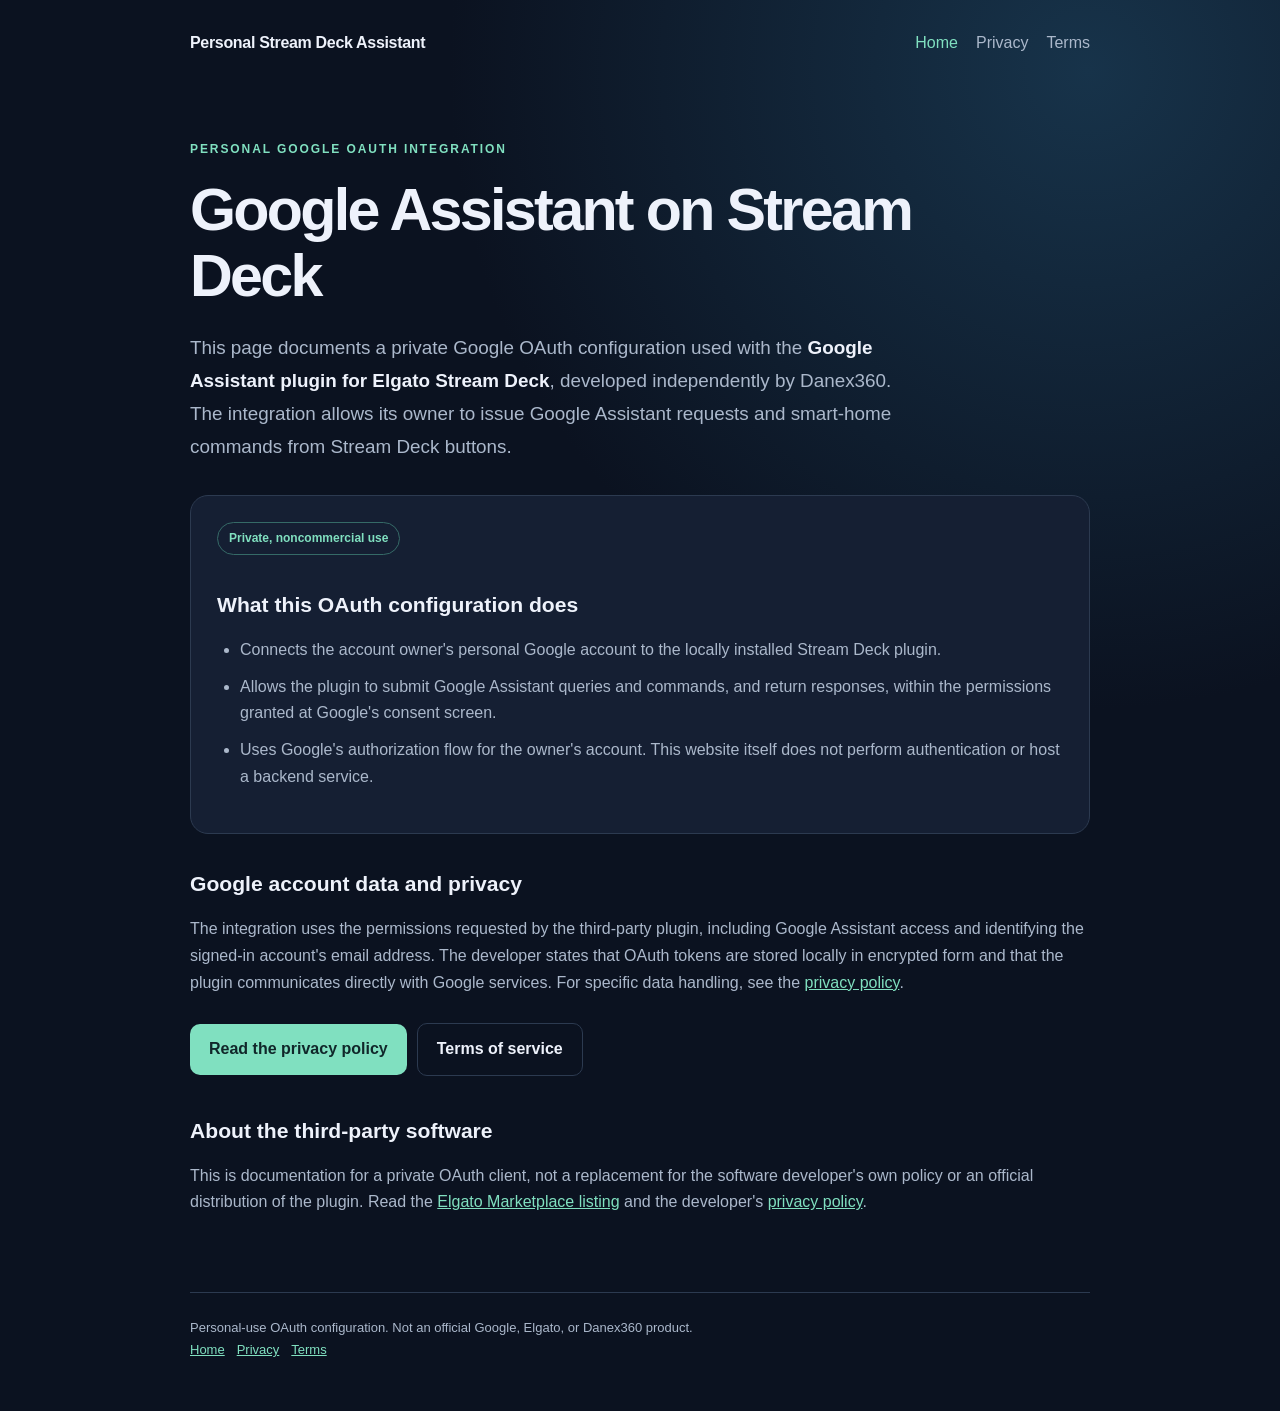
<file: index.html>
<!doctype html>
<html lang="en"><head><meta charset="utf-8"><meta name="viewport" content="width=device-width, initial-scale=1">
<title>Home | Personal Stream Deck Assistant</title><meta name="description" content="Information about a personal Google OAuth configuration used with a third-party Google Assistant plugin for Stream Deck.">
<link rel="stylesheet" href="style.css"></head><body><div class="wrap"><header><nav aria-label="Main navigation"><a class="brand" href="index.html">Personal Stream Deck Assistant</a><div class="navlinks"><a href="index.html" aria-current="page">Home</a><a href="privacy.html">Privacy</a><a href="terms.html">Terms</a></div></nav></header>
<main><span class="eyebrow">Personal Google OAuth integration</span><h1>Google Assistant on Stream Deck</h1><p class="lead">This page documents a private Google OAuth configuration used with the <strong>Google Assistant plugin for Elgato Stream Deck</strong>, developed independently by Danex360. The integration allows its owner to issue Google Assistant requests and smart-home commands from Stream Deck buttons.</p>
<div class="panel"><span class="tag">Private, noncommercial use</span><h2>What this OAuth configuration does</h2><ul>
<li>Connects the account owner's personal Google account to the locally installed Stream Deck plugin.</li>
<li>Allows the plugin to submit Google Assistant queries and commands, and return responses, within the permissions granted at Google's consent screen.</li>
<li>Uses Google's authorization flow for the owner's account. This website itself does not perform authentication or host a backend service.</li>
</ul></div>
<h2>Google account data and privacy</h2><p>The integration uses the permissions requested by the third-party plugin, including Google Assistant access and identifying the signed-in account's email address. The developer states that OAuth tokens are stored locally in encrypted form and that the plugin communicates directly with Google services. For specific data handling, see the <a href="privacy.html">privacy policy</a>.</p>
<a class="btn" href="privacy.html">Read the privacy policy</a><a class="btn secondary" href="terms.html">Terms of service</a>
<h2>About the third-party software</h2><p>This is documentation for a private OAuth client, not a replacement for the software developer's own policy or an official distribution of the plugin. Read the <a href="https://marketplace.elgato.com/product/google-assistant-c6236919-e1a0-48b6-968b-5141b9d84fb0">Elgato Marketplace listing</a> and the developer's <a href="https://danex360.com/proyectos/streamdeck-assistant/privacidad">privacy policy</a>.</p></main><footer><div>Personal-use OAuth configuration. Not an official Google, Elgato, or Danex360 product.</div><div><a href="index.html">Home</a><a href="privacy.html">Privacy</a><a href="terms.html">Terms</a></div></footer></div></body></html>
</file>
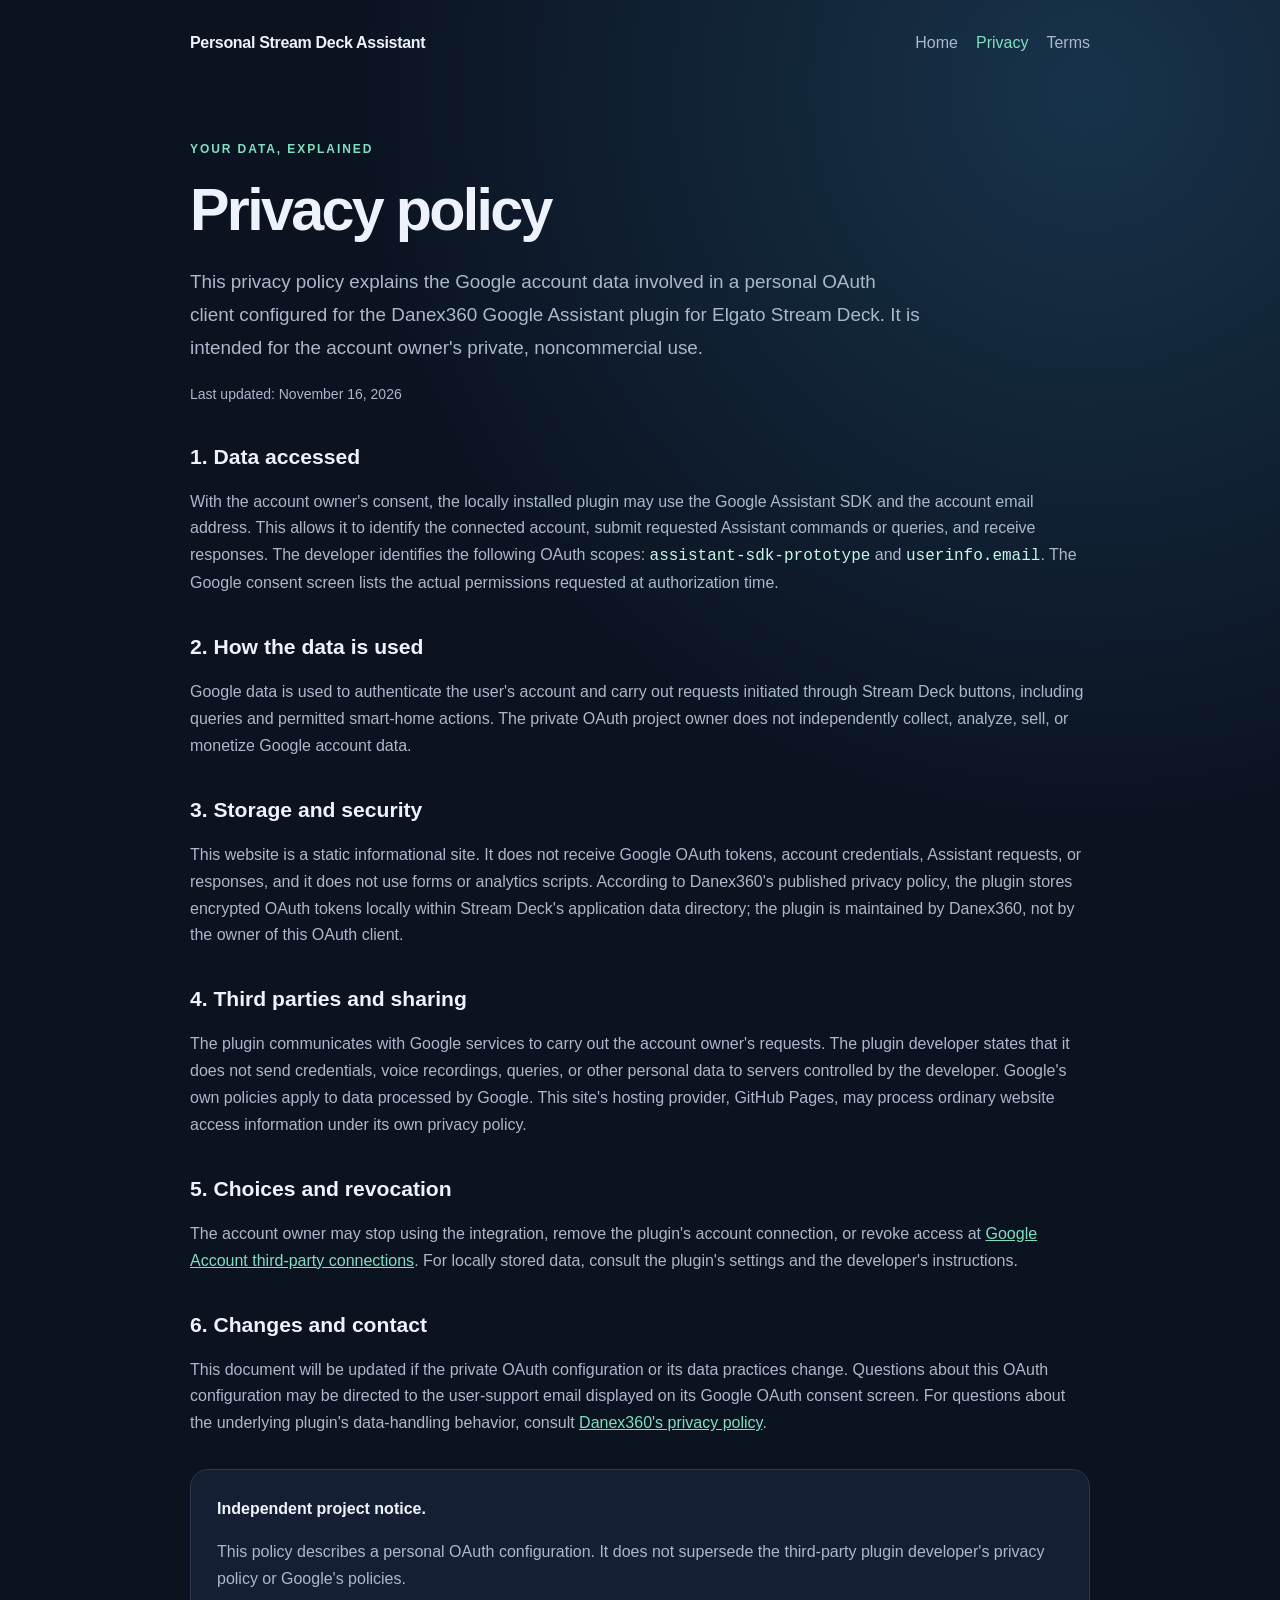
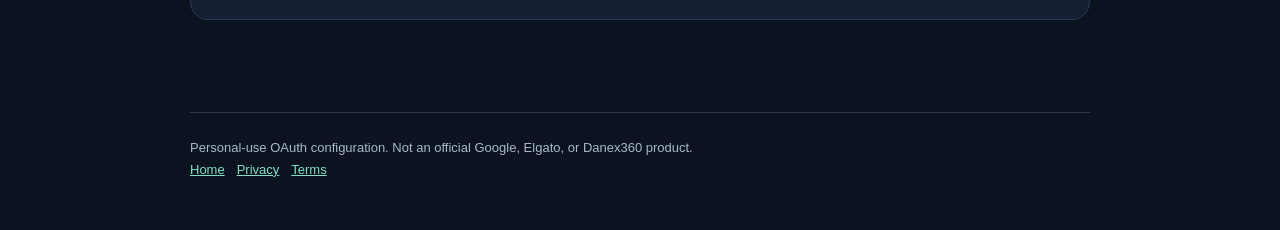
<file: privacy.html>
<!doctype html>
<html lang="en"><head><meta charset="utf-8"><meta name="viewport" content="width=device-width, initial-scale=1">
<title>Privacy Policy | Personal Stream Deck Assistant</title><meta name="description" content="Information about a personal Google OAuth configuration used with a third-party Google Assistant plugin for Stream Deck.">
<link rel="stylesheet" href="style.css"></head><body><div class="wrap"><header><nav aria-label="Main navigation"><a class="brand" href="index.html">Personal Stream Deck Assistant</a><div class="navlinks"><a href="index.html">Home</a><a href="privacy.html" aria-current="page">Privacy</a><a href="terms.html">Terms</a></div></nav></header>
<main><span class="eyebrow">Your data, explained</span><h1>Privacy policy</h1><p class="lead">This privacy policy explains the Google account data involved in a personal OAuth client configured for the Danex360 Google Assistant plugin for Elgato Stream Deck. It is intended for the account owner's private, noncommercial use.</p><p class="updated">Last updated: November 16, 2026</p>
<h2>1. Data accessed</h2><p>With the account owner's consent, the locally installed plugin may use the Google Assistant SDK and the account email address. This allows it to identify the connected account, submit requested Assistant commands or queries, and receive responses. The developer identifies the following OAuth scopes: <code>assistant-sdk-prototype</code> and <code>userinfo.email</code>. The Google consent screen lists the actual permissions requested at authorization time.</p>
<h2>2. How the data is used</h2><p>Google data is used to authenticate the user's account and carry out requests initiated through Stream Deck buttons, including queries and permitted smart-home actions. The private OAuth project owner does not independently collect, analyze, sell, or monetize Google account data.</p>
<h2>3. Storage and security</h2><p>This website is a static informational site. It does not receive Google OAuth tokens, account credentials, Assistant requests, or responses, and it does not use forms or analytics scripts. According to Danex360's published privacy policy, the plugin stores encrypted OAuth tokens locally within Stream Deck's application data directory; the plugin is maintained by Danex360, not by the owner of this OAuth client.</p>
<h2>4. Third parties and sharing</h2><p>The plugin communicates with Google services to carry out the account owner's requests. The plugin developer states that it does not send credentials, voice recordings, queries, or other personal data to servers controlled by the developer. Google's own policies apply to data processed by Google. This site's hosting provider, GitHub Pages, may process ordinary website access information under its own privacy policy.</p>
<h2>5. Choices and revocation</h2><p>The account owner may stop using the integration, remove the plugin's account connection, or revoke access at <a href="https://myaccount.google.com/connections">Google Account third-party connections</a>. For locally stored data, consult the plugin's settings and the developer's instructions.</p>
<h2>6. Changes and contact</h2><p>This document will be updated if the private OAuth configuration or its data practices change. Questions about this OAuth configuration may be directed to the user-support email displayed on its Google OAuth consent screen. For questions about the underlying plugin's data-handling behavior, consult <a href="https://danex360.com/proyectos/streamdeck-assistant/privacidad">Danex360's privacy policy</a>.</p>
<div class="panel"><strong>Independent project notice.</strong><p>This policy describes a personal OAuth configuration. It does not supersede the third-party plugin developer's privacy policy or Google's policies.</p></div></main><footer><div>Personal-use OAuth configuration. Not an official Google, Elgato, or Danex360 product.</div><div><a href="index.html">Home</a><a href="privacy.html">Privacy</a><a href="terms.html">Terms</a></div></footer></div></body></html>
</file>
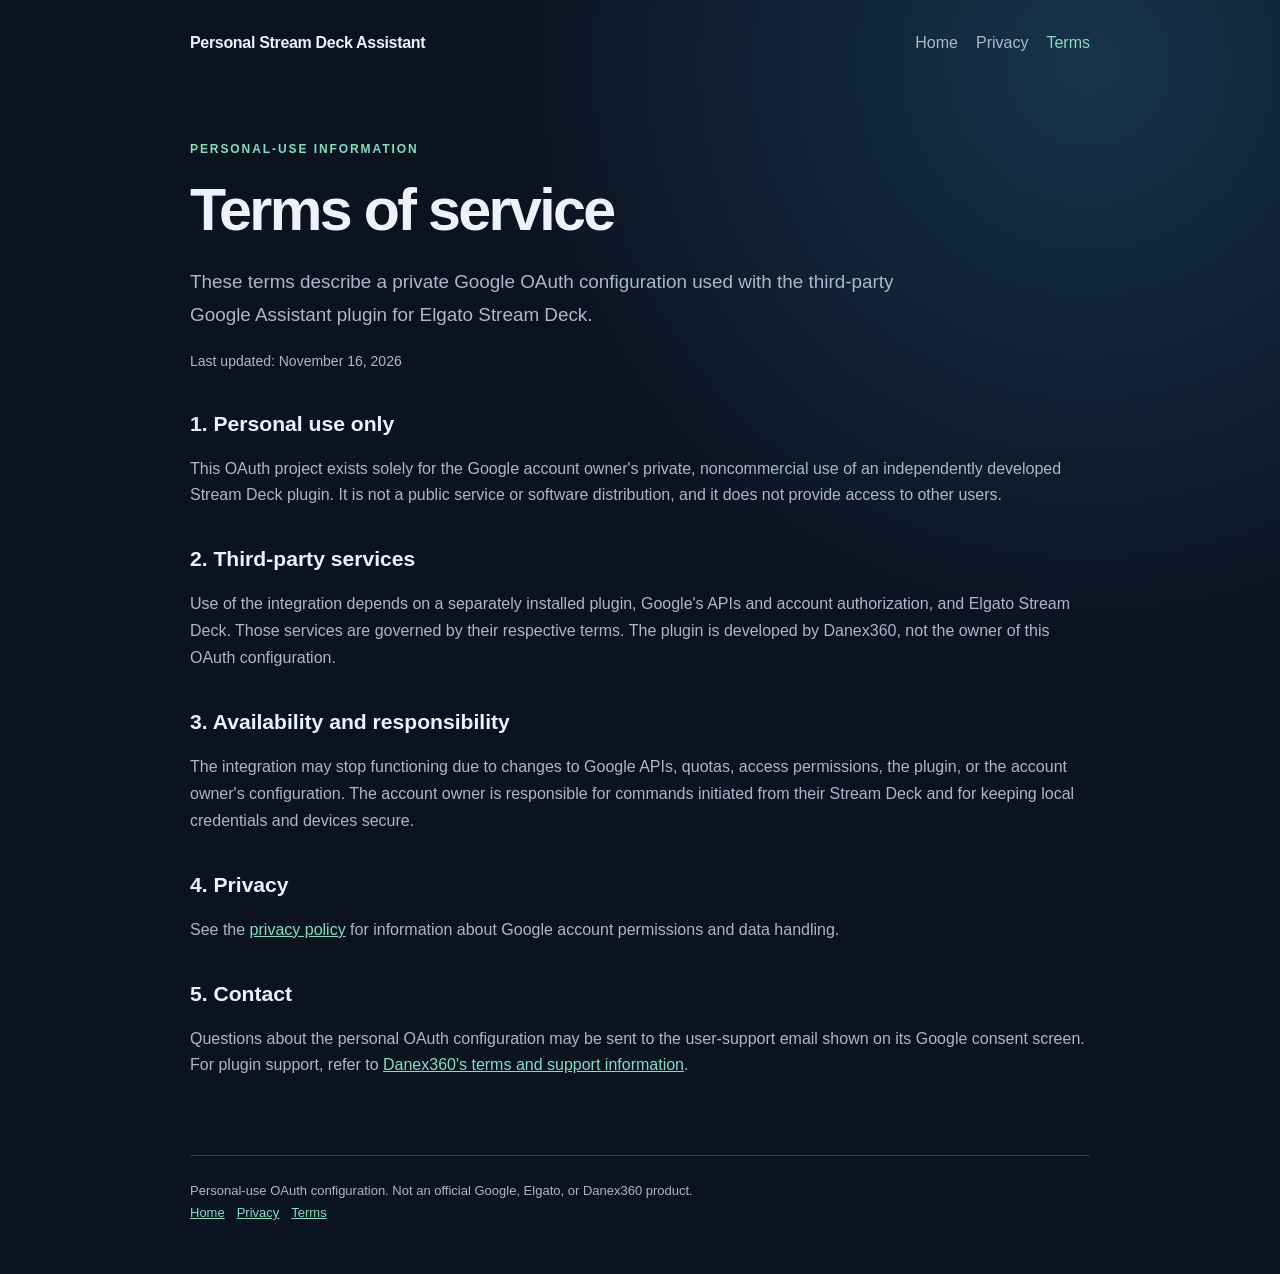
<file: terms.html>
<!doctype html>
<html lang="en"><head><meta charset="utf-8"><meta name="viewport" content="width=device-width, initial-scale=1">
<title>Terms of Service | Personal Stream Deck Assistant</title><meta name="description" content="Information about a personal Google OAuth configuration used with a third-party Google Assistant plugin for Stream Deck.">
<link rel="stylesheet" href="style.css"></head><body><div class="wrap"><header><nav aria-label="Main navigation"><a class="brand" href="index.html">Personal Stream Deck Assistant</a><div class="navlinks"><a href="index.html">Home</a><a href="privacy.html">Privacy</a><a href="terms.html" aria-current="page">Terms</a></div></nav></header>
<main><span class="eyebrow">Personal-use information</span><h1>Terms of service</h1><p class="lead">These terms describe a private Google OAuth configuration used with the third-party Google Assistant plugin for Elgato Stream Deck.</p><p class="updated">Last updated: November 16, 2026</p>
<h2>1. Personal use only</h2><p>This OAuth project exists solely for the Google account owner's private, noncommercial use of an independently developed Stream Deck plugin. It is not a public service or software distribution, and it does not provide access to other users.</p>
<h2>2. Third-party services</h2><p>Use of the integration depends on a separately installed plugin, Google's APIs and account authorization, and Elgato Stream Deck. Those services are governed by their respective terms. The plugin is developed by Danex360, not the owner of this OAuth configuration.</p>
<h2>3. Availability and responsibility</h2><p>The integration may stop functioning due to changes to Google APIs, quotas, access permissions, the plugin, or the account owner's configuration. The account owner is responsible for commands initiated from their Stream Deck and for keeping local credentials and devices secure.</p>
<h2>4. Privacy</h2><p>See the <a href="privacy.html">privacy policy</a> for information about Google account permissions and data handling.</p>
<h2>5. Contact</h2><p>Questions about the personal OAuth configuration may be sent to the user-support email shown on its Google consent screen. For plugin support, refer to <a href="https://danex360.com/proyectos/streamdeck-assistant/condiciones-de-uso">Danex360's terms and support information</a>.</p></main><footer><div>Personal-use OAuth configuration. Not an official Google, Elgato, or Danex360 product.</div><div><a href="index.html">Home</a><a href="privacy.html">Privacy</a><a href="terms.html">Terms</a></div></footer></div></body></html>
</file>
<file: style.css>
:root { color-scheme: dark; --bg:#0b1220; --panel:#151f33; --text:#eef2fb; --muted:#abb8cb; --line:#2c3a50; --accent:#80e0c0; }
* { box-sizing:border-box; } body { margin:0; background: radial-gradient(circle at 85% 5%,#17334a 0%,#0b1220 37%); color:var(--text); font:16px/1.68 -apple-system,BlinkMacSystemFont,"Segoe UI",sans-serif; }
.wrap{width:min(900px,calc(100% - 40px));margin:0 auto;} header{padding:30px 0 10px;}nav{display:flex;gap:24px;flex-wrap:wrap;align-items:center;justify-content:space-between} nav .brand{font-weight:750;letter-spacing:-.02em;color:var(--text)} .navlinks{display:flex;gap:18px;flex-wrap:wrap}a{color:var(--accent);} nav a{text-decoration:none;color:var(--muted)} nav a:hover,nav a[aria-current="page"]{color:var(--accent)} main{padding:68px 0 60px} .eyebrow{text-transform:uppercase;letter-spacing:.16em;color:var(--accent);font-size:12px;font-weight:800}h1{font-size:clamp(2.1rem,5vw,3.7rem);line-height:1.12;letter-spacing:-.045em;max-width:780px;margin:15px 0 22px}h2{font-size:1.32rem;line-height:1.35;margin-top:36px}p,li{color:var(--muted)} p.lead{font-size:1.18rem;max-width:730px;line-height:1.75} .panel{background:var(--panel);border:1px solid var(--line);border-radius:18px;padding:26px;margin:32px 0}.panel p:last-child{margin-bottom:0}.tag{display:inline-block;color:var(--accent);border:1px solid #356a67;padding:5px 11px;border-radius:999px;font-size:12px;font-weight:700}ul{padding-left:23px}li{margin:10px 0}strong{color:var(--text)} .btn{display:inline-block;background:var(--accent);color:#10272a;text-decoration:none;font-weight:800;padding:12px 19px;border-radius:10px;margin:10px 10px 5px 0} .btn.secondary{background:transparent;color:var(--text);border:1px solid var(--line)}footer{border-top:1px solid var(--line);padding:24px 0 50px;color:var(--muted);font-size:13px} footer a{margin-right:12px} .fine{font-size:.91rem}code{color:#c5f8e7} .updated{color:var(--muted);font-size:14px}
</file>
